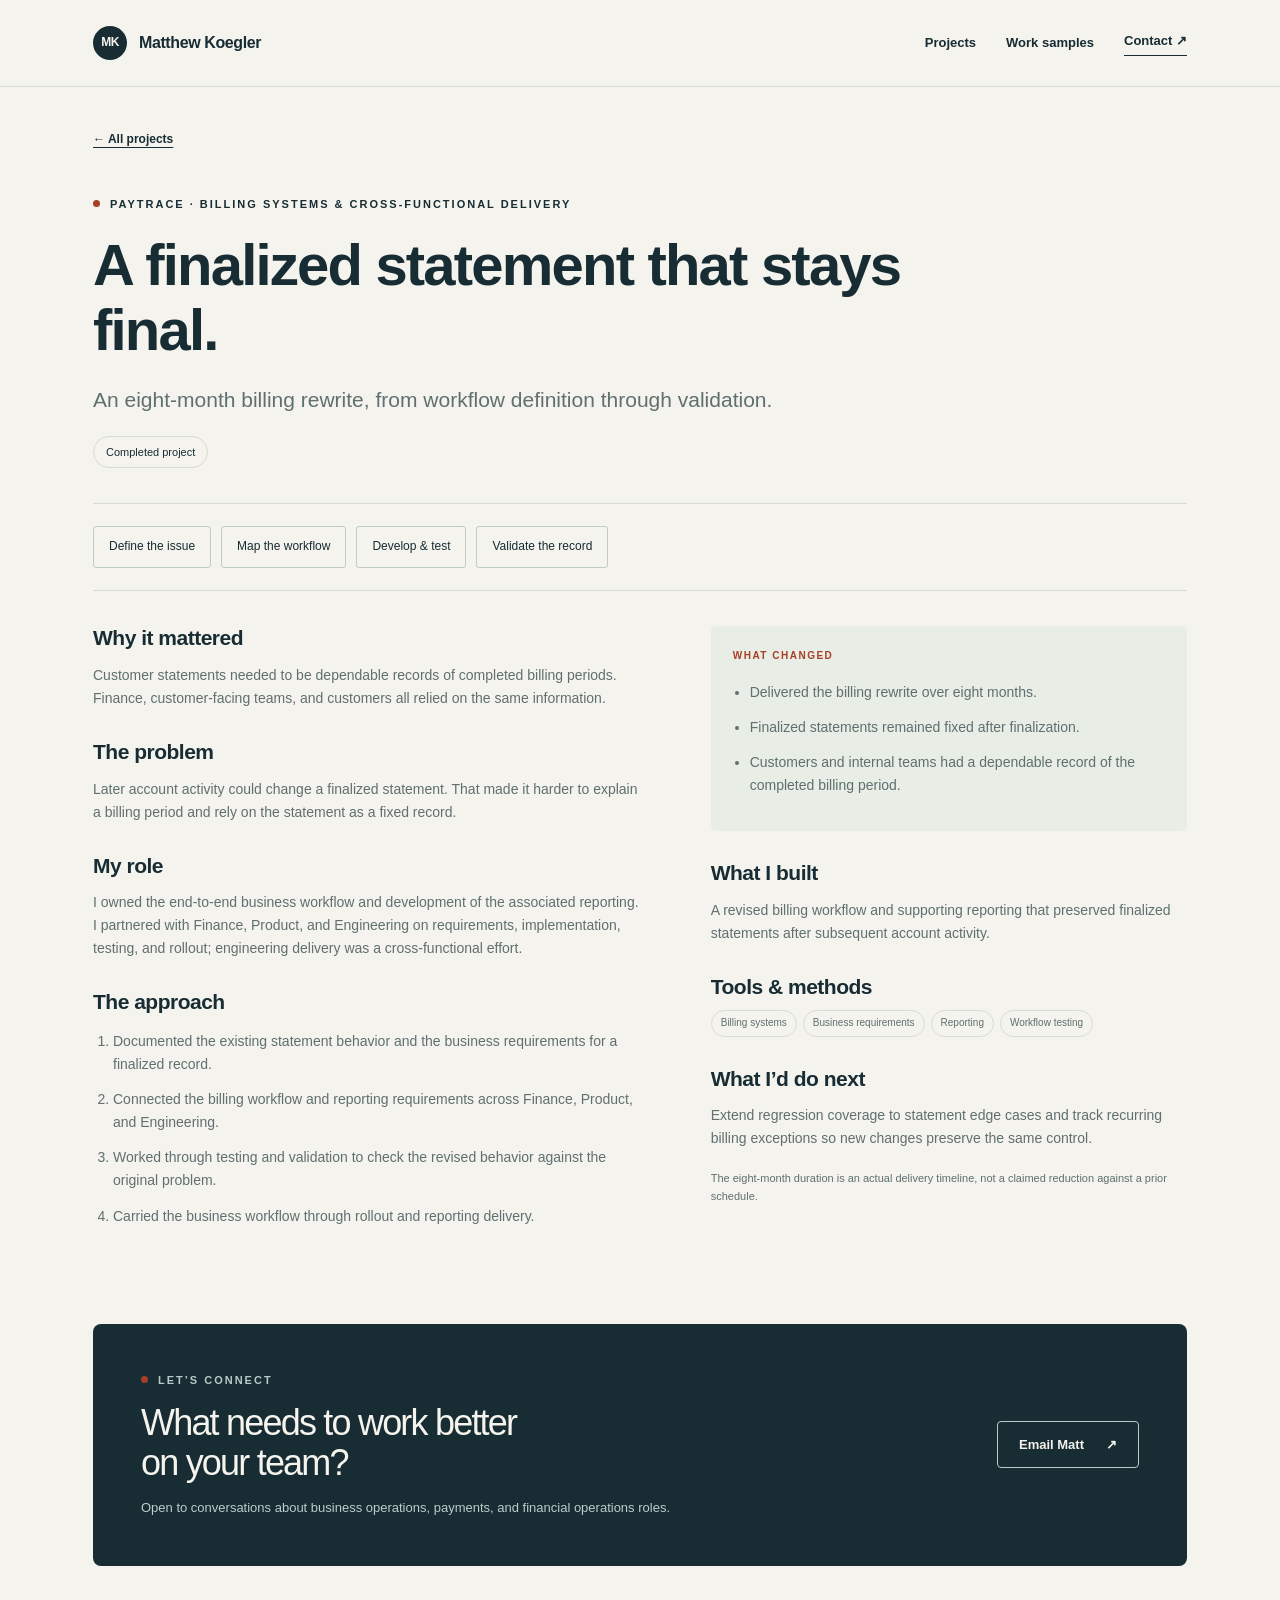
<file: docs/projects/billing-workflow-rewrite/index.html>
<!doctype html><html lang="en"><head>
<meta charset="utf-8"><meta name="viewport" content="width=device-width, initial-scale=1">
<title>A finalized statement that stays final. | Matthew Koegler</title><meta name="description" content="An eight-month billing rewrite, from workflow definition through validation.">
<meta property="og:type" content="website"><meta property="og:title" content="A finalized statement that stays final. | Matthew Koegler"><meta property="og:description" content="An eight-month billing rewrite, from workflow definition through validation.">
<meta name="keywords" content="business operations, payments operations, financial operations, revenue reconciliation, residuals, fintech finance, operational reporting">
<meta property="og:site_name" content="Matthew Koegler"><meta property="og:image" content="https://koeglermatt.github.io/assets/residual-revenue-dashboard.png"><meta property="og:image:alt" content="Illustrative residual revenue dashboard — fictional data"><meta name="theme-color" content="#f5f3ed"><link rel="icon" href="/assets/favicon.svg" type="image/svg+xml"><link rel="stylesheet" href="/site.css">
</head><body id="top"><a class="skip" href="#main">Skip to content</a>
<header><div class="wrap nav"><a class="brand" href="/"><span class="monogram">MK</span>Matthew Koegler</a><nav aria-label="Main navigation"><a href="/#projects">Projects</a><a href="/#samples">Work samples</a><a class="nav-contact" href="/#contact">Contact ↗</a></nav></div></header>
<main id="main" class="wrap"><article class="case-page"><a class="text-link back" href="/#projects">← All projects</a><div class="eyebrow">PayTrace · Billing systems &amp; cross-functional delivery</div><h1>A finalized statement that stays final.</h1><p class="case-deck">An eight-month billing rewrite, from workflow definition through validation.</p><span class="status">Completed project</span><div class="mini-flow" aria-label="Workflow"><span>Define the issue</span><span>Map the workflow</span><span>Develop &amp; test</span><span>Validate the record</span></div><div class="case-grid"><section><h2>Why it mattered</h2><p>Customer statements needed to be dependable records of completed billing periods. Finance, customer-facing teams, and customers all relied on the same information.</p><h2>The problem</h2><p>Later account activity could change a finalized statement. That made it harder to explain a billing period and rely on the statement as a fixed record.</p><h2>My role</h2><p>I owned the end-to-end business workflow and development of the associated reporting. I partnered with Finance, Product, and Engineering on requirements, implementation, testing, and rollout; engineering delivery was a cross-functional effort.</p><h2>The approach</h2><ol><li>Documented the existing statement behavior and the business requirements for a finalized record.</li><li>Connected the billing workflow and reporting requirements across Finance, Product, and Engineering.</li><li>Worked through testing and validation to check the revised behavior against the original problem.</li><li>Carried the business workflow through rollout and reporting delivery.</li></ol></section><aside><div class="case-outcome"><div class="case-label">What changed</div><ul><li>Delivered the billing rewrite over eight months.</li><li>Finalized statements remained fixed after finalization.</li><li>Customers and internal teams had a dependable record of the completed billing period.</li></ul></div><h2>What I built</h2><p>A revised billing workflow and supporting reporting that preserved finalized statements after subsequent account activity.</p><h2>Tools & methods</h2><div class="tags"><span class="tag">Billing systems</span><span class="tag">Business requirements</span><span class="tag">Reporting</span><span class="tag">Workflow testing</span></div><h2>What I’d do next</h2><p>Extend regression coverage to statement edge cases and track recurring billing exceptions so new changes preserve the same control.</p><p class="case-note">The eight-month duration is an actual delivery timeline, not a claimed reduction against a prior schedule.</p></aside></div></article><section id="contact" class="contact" aria-labelledby="contact-title"><div><div class="eyebrow">Let’s connect</div><h2 id="contact-title">What needs to work better<br>on your team?</h2><p>Open to conversations about business operations, payments, and financial operations roles.</p></div><a class="button " href="mailto:Koeglerm@yahoo.com">Email Matt <span aria-hidden="true">↗</span></a></section></main>
<footer class="wrap"><span>Matthew Koegler · Spokane Valley, Washington</span><div><a href="https://www.linkedin.com/in/matthew-koegler/" target="_blank" rel="noopener">LinkedIn ↗</a> &nbsp; / &nbsp; <a href="/assets/Matthew-Koegler-Resume.pdf" download>Resume ↓</a> &nbsp; / &nbsp; <a href="#top">Back to top ↑</a></div></footer></body></html>
</file>
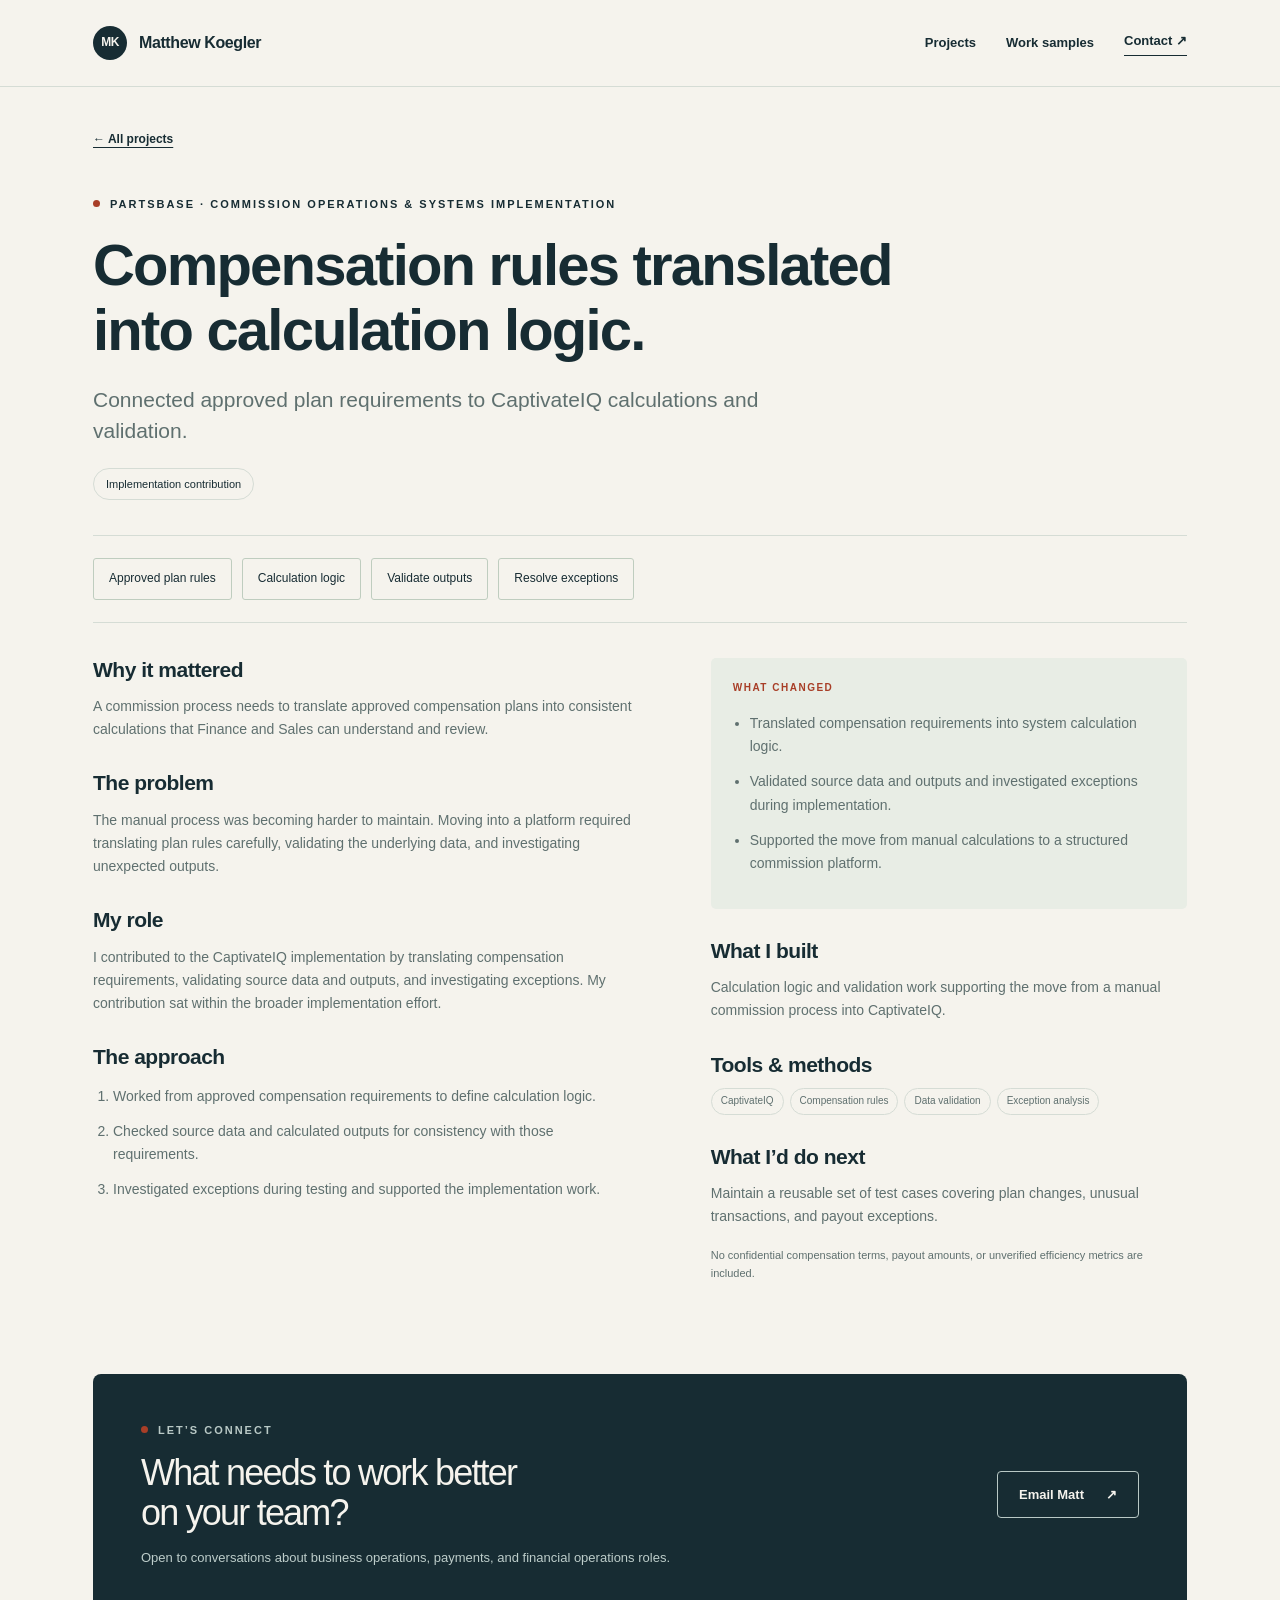
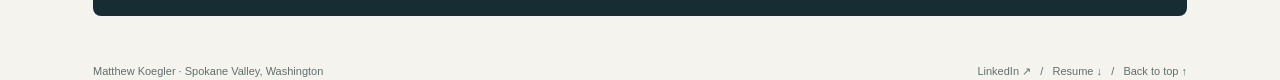
<file: docs/projects/commission-systems/index.html>
<!doctype html><html lang="en"><head>
<meta charset="utf-8"><meta name="viewport" content="width=device-width, initial-scale=1">
<title>Compensation rules translated into calculation logic. | Matthew Koegler</title><meta name="description" content="Connected approved plan requirements to CaptivateIQ calculations and validation.">
<meta property="og:type" content="website"><meta property="og:title" content="Compensation rules translated into calculation logic. | Matthew Koegler"><meta property="og:description" content="Connected approved plan requirements to CaptivateIQ calculations and validation.">
<meta name="keywords" content="business operations, payments operations, financial operations, revenue reconciliation, residuals, fintech finance, operational reporting">
<meta property="og:site_name" content="Matthew Koegler"><meta property="og:image" content="https://koeglermatt.github.io/assets/residual-revenue-dashboard.png"><meta property="og:image:alt" content="Illustrative residual revenue dashboard — fictional data"><meta name="theme-color" content="#f5f3ed"><link rel="icon" href="/assets/favicon.svg" type="image/svg+xml"><link rel="stylesheet" href="/site.css">
</head><body id="top"><a class="skip" href="#main">Skip to content</a>
<header><div class="wrap nav"><a class="brand" href="/"><span class="monogram">MK</span>Matthew Koegler</a><nav aria-label="Main navigation"><a href="/#projects">Projects</a><a href="/#samples">Work samples</a><a class="nav-contact" href="/#contact">Contact ↗</a></nav></div></header>
<main id="main" class="wrap"><article class="case-page"><a class="text-link back" href="/#projects">← All projects</a><div class="eyebrow">PartsBase · Commission operations &amp; systems implementation</div><h1>Compensation rules translated into calculation logic.</h1><p class="case-deck">Connected approved plan requirements to CaptivateIQ calculations and validation.</p><span class="status">Implementation contribution</span><div class="mini-flow" aria-label="Workflow"><span>Approved plan rules</span><span>Calculation logic</span><span>Validate outputs</span><span>Resolve exceptions</span></div><div class="case-grid"><section><h2>Why it mattered</h2><p>A commission process needs to translate approved compensation plans into consistent calculations that Finance and Sales can understand and review.</p><h2>The problem</h2><p>The manual process was becoming harder to maintain. Moving into a platform required translating plan rules carefully, validating the underlying data, and investigating unexpected outputs.</p><h2>My role</h2><p>I contributed to the CaptivateIQ implementation by translating compensation requirements, validating source data and outputs, and investigating exceptions. My contribution sat within the broader implementation effort.</p><h2>The approach</h2><ol><li>Worked from approved compensation requirements to define calculation logic.</li><li>Checked source data and calculated outputs for consistency with those requirements.</li><li>Investigated exceptions during testing and supported the implementation work.</li></ol></section><aside><div class="case-outcome"><div class="case-label">What changed</div><ul><li>Translated compensation requirements into system calculation logic.</li><li>Validated source data and outputs and investigated exceptions during implementation.</li><li>Supported the move from manual calculations to a structured commission platform.</li></ul></div><h2>What I built</h2><p>Calculation logic and validation work supporting the move from a manual commission process into CaptivateIQ.</p><h2>Tools & methods</h2><div class="tags"><span class="tag">CaptivateIQ</span><span class="tag">Compensation rules</span><span class="tag">Data validation</span><span class="tag">Exception analysis</span></div><h2>What I’d do next</h2><p>Maintain a reusable set of test cases covering plan changes, unusual transactions, and payout exceptions.</p><p class="case-note">No confidential compensation terms, payout amounts, or unverified efficiency metrics are included.</p></aside></div></article><section id="contact" class="contact" aria-labelledby="contact-title"><div><div class="eyebrow">Let’s connect</div><h2 id="contact-title">What needs to work better<br>on your team?</h2><p>Open to conversations about business operations, payments, and financial operations roles.</p></div><a class="button " href="mailto:Koeglerm@yahoo.com">Email Matt <span aria-hidden="true">↗</span></a></section></main>
<footer class="wrap"><span>Matthew Koegler · Spokane Valley, Washington</span><div><a href="https://www.linkedin.com/in/matthew-koegler/" target="_blank" rel="noopener">LinkedIn ↗</a> &nbsp; / &nbsp; <a href="/assets/Matthew-Koegler-Resume.pdf" download>Resume ↓</a> &nbsp; / &nbsp; <a href="#top">Back to top ↑</a></div></footer></body></html>
</file>
<file: site.css>
:root{--paper:#f5f3ed;--ink:#172c33;--muted:#5f706f;--line:#d5dcd5;--accent:#a83e27;--pale:#e8ede5;--white:#fffefa}*{box-sizing:border-box}html{scroll-behavior:smooth;scroll-padding-top:95px}body{margin:0;background:var(--paper);color:var(--ink);font-family:'Arial',sans-serif;font-size:16px;line-height:1.65}a{color:inherit}button,a{-webkit-tap-highlight-color:transparent}button{font:inherit}a:focus-visible,button:focus-visible,summary:focus-visible{outline:3px solid var(--accent);outline-offset:5px}.wrap{max-width:1190px;margin:auto;padding:0 48px}.skip{position:absolute;left:20px;top:-100px;background:var(--white);padding:10px;z-index:10}.skip:focus{top:10px}header{border-bottom:1px solid var(--line);background:var(--paper);position:sticky;top:0;z-index:5}.nav{display:flex;justify-content:space-between;align-items:center;height:86px}.brand{display:flex;align-items:center;gap:12px;text-decoration:none;font-weight:700;letter-spacing:-.4px}.monogram{height:34px;width:34px;display:grid;place-items:center;background:var(--ink);color:var(--paper);font-size:12px;letter-spacing:-.5px;border-radius:50%}nav{display:flex;gap:30px;align-items:center}nav a{text-decoration:none;font-size:13px;font-weight:600}nav a:hover{color:var(--accent)}.nav-contact{border-bottom:1px solid var(--ink);padding-bottom:3px}.eyebrow{font-size:11px;letter-spacing:2px;text-transform:uppercase;font-weight:700;display:flex;align-items:center;gap:10px}.eyebrow:before{content:'';width:7px;height:7px;border-radius:50%;background:var(--accent)}.hero{padding:79px 0 58px;display:grid;grid-template-columns:1.35fr 1fr;gap:70px;align-items:center}h1,h2,h3{font-family:'Arial',sans-serif;line-height:1.12;letter-spacing:-1.8px}h1{font-size:clamp(44px,5.3vw,66px);font-weight:650;margin:24px 0}h1 em{font-style:normal;color:var(--accent)}.intro{font-size:17px;max-width:480px;color:var(--muted);line-height:1.8}.buttons{display:flex;flex-wrap:wrap;gap:12px;margin-top:30px}.button{padding:12px 21px;display:inline-flex;gap:22px;align-items:center;justify-content:center;text-decoration:none;border:1px solid var(--ink);border-radius:4px;font-size:13px;font-weight:600;background:transparent;cursor:pointer}.button.primary{background:var(--ink);color:var(--paper)}.button:hover{background:var(--pale)}.button.primary:hover{background:#29464c}.location{margin-top:27px;font-size:11px;letter-spacing:.7px;color:var(--muted)}.hero-graphic{background:var(--pale);border-radius:8px;padding:26px 25px;position:relative;min-height:354px;overflow:hidden}.graphic-head{display:flex;justify-content:space-between;font-size:10px;text-transform:uppercase;letter-spacing:1.4px;color:var(--muted);border-bottom:1px solid #ced7cd;padding-bottom:16px}.graphic-head span:last-child{color:var(--accent)}.flow{display:flex;flex-direction:column;align-items:center;padding-top:22px}.source-row{display:flex;gap:8px;width:100%}.source{flex:1;text-align:center;background:var(--white);border:1px solid #d1d9d1;border-radius:4px;padding:13px 5px;font-size:11px;font-weight:600}.junction{height:25px;border-left:1px solid #90a69a}.reconcile{width:80%;background:var(--ink);color:var(--paper);padding:17px;text-align:center;font-size:13px;border-radius:4px}.reconcile small{display:block;font-size:10px;opacity:.6;margin-top:3px;letter-spacing:.6px}.outputs{display:flex;justify-content:space-around;width:100%;font-size:11px;font-weight:500;gap:8px}.outputs span{padding:9px;background:#dce5d9;border-radius:3px;flex:1;text-align:center}.graphic-footer{font-size:10px;color:var(--muted);margin-top:22px;display:flex;justify-content:space-between}.graphic-footer .check{color:#466d50}.fact-strip{display:grid;grid-template-columns:repeat(3,1fr);border-top:1px solid var(--line);border-bottom:1px solid var(--line);padding:24px 0;margin-bottom:90px}.fact{padding:0 25px;border-right:1px solid var(--line)}.fact:first-child{padding-left:0}.fact:last-child{border:none}.fact strong{font-size:15px;display:block;font-weight:600}.fact span{color:var(--muted);font-size:12px}.section-top{display:flex;justify-content:space-between;gap:30px;align-items:end;margin-bottom:32px}.section-top h2{font-size:38px;margin:12px 0 0;font-weight:600}.section-top p{max-width:330px;font-size:13px;color:var(--muted);margin:0}.project-list{border-top:1px solid var(--line)}.project{border-bottom:1px solid var(--line)}.project summary{list-style:none;cursor:pointer;padding:30px 0;display:grid;grid-template-columns:55px 1fr 230px 32px;gap:20px;align-items:center}.project summary::-webkit-details-marker{display:none}.number{font-size:12px;color:var(--accent);font-weight:600}.project h3{margin:7px 0 9px;font-size:24px;letter-spacing:-.7px;font-weight:600}.project .company{font-size:10px;letter-spacing:1.6px;text-transform:uppercase;color:var(--muted)}.project .desc{font-size:13px;color:var(--muted);margin:0;max-width:520px}.tags{display:flex;flex-wrap:wrap;gap:6px}.tag{font-size:10px;border:1px solid var(--line);padding:4px 9px;border-radius:20px;color:var(--muted);white-space:nowrap}.toggle{border:1px solid var(--line);border-radius:50%;height:32px;display:grid;place-items:center;font-size:18px;transition:transform .2s}.project[open] .toggle{transform:rotate(45deg);background:var(--ink);color:white;border-color:var(--ink)}.project summary:hover h3{color:var(--accent)}.project-body{padding:0 0 35px 75px;display:grid;grid-template-columns:1fr 1fr;gap:32px}.case-label{font-size:10px;letter-spacing:1.5px;font-weight:700;text-transform:uppercase;color:var(--accent);margin-bottom:8px}.project-body p,.project-body li{font-size:13px;color:var(--muted)}.project-body p{margin:0 0 20px}.project-body ul{padding-left:17px;margin:0 0 20px}.project-body li{padding-bottom:6px}.case-outcome{padding:22px;background:var(--pale);border-radius:5px}.case-outcome p{margin:0}.mini-flow{display:flex;flex-wrap:wrap;gap:6px;margin:16px 0}.mini-flow span{font-size:10px;padding:6px 9px;border:1px solid #bfcdbf;border-radius:3px}.case-note{font-size:11px!important;margin-top:18px!important;color:var(--muted)}.about{display:grid;grid-template-columns:.8fr 1.3fr;gap:100px;padding:100px 0 70px}.about h2{font-size:37px;font-weight:600;margin:16px 0}.about p{color:var(--muted);font-size:15px}.about .lead{font-size:21px;line-height:1.55;color:var(--ink);margin-top:0}.toolbox{border-top:1px solid var(--line);padding-top:23px}.tools{display:flex;flex-wrap:wrap;gap:8px;margin-top:12px}.tools span{font-size:12px;padding:6px 12px;border:1px solid var(--line);border-radius:3px}.experience{padding:35px 0 90px}.exp-row{display:grid;grid-template-columns:1fr 1.7fr 1fr;gap:15px;padding:17px 0;border-bottom:1px solid var(--line);font-size:13px}.exp-row strong{font-weight:600}.exp-row span{color:var(--muted)}.exp-row span:last-child{text-align:right;font-size:11px}.experience h3{font-size:19px;letter-spacing:-.4px}.contact{background:var(--ink);color:var(--paper);border-radius:8px;padding:47px 48px;display:flex;justify-content:space-between;gap:30px;align-items:center;margin-bottom:46px}.contact .eyebrow{color:#b9c9c6}.contact h2{font-size:36px;font-weight:500;margin:14px 0;max-width:550px}.contact p{font-size:13px;color:#bdcdca;margin:0}.contact .button{border-color:#b9c9c6;color:var(--paper);white-space:nowrap}.contact .button:hover{background:#29464c}footer{padding:0 0 26px;display:flex;justify-content:space-between;gap:20px;font-size:11px;color:var(--muted)}footer a{text-decoration:none}.toplink:hover{text-decoration:underline}.project-note{margin:18px 0 0;font-size:11px;color:var(--muted)}
@media(max-width:900px){.wrap{padding:0 28px}.hero{gap:30px}.hero-graphic{padding:22px 16px}h1{font-size:48px}.project summary{grid-template-columns:35px 1fr 32px;gap:15px}.project summary .tags{display:none}.project-body{padding-left:50px}.about{gap:45px}.contact{padding:35px}.contact h2{font-size:30px}}
@media(max-width:640px){.wrap{padding:0 22px}.nav{height:72px}.brand{font-size:13px}nav{gap:16px}nav a{font-size:11px}nav .nav-contact{display:none}.hero{grid-template-columns:1fr;padding-top:45px;gap:35px}h1{font-size:46px}.intro{font-size:16px}.hero-graphic{min-height:320px}.fact-strip{margin-bottom:60px;padding:19px 0}.fact{padding:0 12px}.fact strong{font-size:12px}.fact span{font-size:10px;line-height:1.4;display:block;margin-top:5px}.section-top{display:block}.section-top h2{font-size:32px}.section-top p{margin-top:17px}.project summary{padding:25px 0;grid-template-columns:22px 1fr 28px;gap:10px}.project h3{font-size:20px;line-height:1.3}.project-body{padding-left:32px;grid-template-columns:1fr;gap:5px}.project .desc{font-size:12px}.about{grid-template-columns:1fr;gap:12px;padding:65px 0 35px}.about h2{font-size:31px}.about .lead{font-size:19px}.exp-row{grid-template-columns:1fr 1.5fr}.exp-row span:last-child{grid-column:2;text-align:left}.experience{padding-bottom:55px}.contact{padding:28px;display:block}.contact h2{font-size:29px}.contact .button{margin-top:25px}.contact p{line-height:1.6}footer{flex-direction:column;gap:6px}}
@media(prefers-reduced-motion:reduce){html{scroll-behavior:auto}.toggle{transition:none}}

.specialties{font-size:12px;font-weight:600;letter-spacing:.25px;color:var(--muted)}
.project-cards{display:grid;grid-template-columns:repeat(3,minmax(0,1fr));gap:20px}.project-card{padding:25px;border:1px solid var(--line);border-radius:6px;background:var(--white);display:flex;flex-direction:column}.card-meta{display:flex;gap:15px;align-items:start;font-size:10px;color:var(--muted);line-height:1.5;min-height:35px}.project-card h3{font-size:25px;line-height:1.2;letter-spacing:-.7px;margin:18px 0}.project-card h3 a{text-decoration:none}.project-card h3 a:hover{color:var(--accent)}.project-card p{font-size:13px;color:var(--muted)}.project-card .mini-flow{margin-top:auto}.text-link{font-size:12px;font-weight:600;text-underline-offset:4px}.project-card .text-link{margin-top:15px}.samples{padding:95px 0 0}.illustrative{padding:14px 18px;border-left:3px solid var(--accent);background:#eee9df;color:#4e5c5a;font-size:12px;line-height:1.7}.dashboard{margin:24px 0 30px;border:1px solid var(--line);border-radius:5px;background:white;overflow:hidden}.dashboard img,.flow-details img{display:block;width:100%;height:auto}.dashboard figcaption{padding:13px 18px;font-size:11px;color:var(--muted);border-top:1px solid var(--line);background:var(--white)}.dashboard figcaption a{margin-left:10px;text-underline-offset:3px}.flow-details{border-top:1px solid var(--line);border-bottom:1px solid var(--line);padding:20px 0}.flow-details summary{cursor:pointer;font-size:14px;font-weight:600;display:flex;justify-content:space-between;gap:20px;list-style:none}.flow-details summary::-webkit-details-marker{display:none}.flow-details[open] summary{margin-bottom:20px}.flow-details .illustrative{margin-bottom:15px}.small{font-size:12px;color:var(--muted)}.sample-grid{display:grid;grid-template-columns:1fr 1fr;gap:24px;margin-top:28px}.sample-grid article{border:1px solid var(--line);border-radius:5px;padding:28px}.sample-grid h3{font-size:24px;letter-spacing:-.6px;line-height:1.25;margin:14px 0}.sample-grid p,.workbook p{font-size:13px;color:var(--muted)}.sample-label{display:block;font-size:11px;color:var(--muted);margin:18px 0 12px}.workbook{display:flex;justify-content:space-between;align-items:center;gap:30px;padding:28px 0;border-bottom:1px solid var(--line)}.workbook h3{font-size:20px;letter-spacing:-.4px;margin:0}.workbook p{max-width:650px}.workbook .button{flex-shrink:0}.capabilities{padding:10px 0 75px}.capabilities h2{font-size:37px;font-weight:600;margin:16px 0 30px}.cap-grid{display:grid;grid-template-columns:repeat(4,1fr);gap:24px}.cap-grid>div{border-top:1px solid var(--line);padding-top:18px}.cap-grid h3{font-size:16px;letter-spacing:-.3px}.cap-grid p{font-size:13px;color:var(--muted)}.career{display:grid;grid-template-columns:.8fr 1.5fr;gap:60px;border-top:1px solid var(--line);padding:26px 0}.career h3{margin:0 0 8px}.career h4{margin:0 0 13px;font-size:14px;font-weight:600}.career-date{font-size:11px;color:var(--muted);margin:0}.career ul{padding-left:17px;margin:0}.career li{font-size:13px;color:var(--muted);margin:6px 0}.case-page{padding:38px 0 80px}.back{display:inline-block;margin-bottom:45px}.case-page h1{max-width:870px;font-size:clamp(36px,4.7vw,58px);margin:20px 0}.case-deck{max-width:740px;font-size:21px;color:var(--muted);line-height:1.5}.status{font-size:11px;border:1px solid var(--line);border-radius:20px;padding:6px 12px;display:inline-block}.case-page>.mini-flow{margin:35px 0;padding:22px 0;border-top:1px solid var(--line);border-bottom:1px solid var(--line);gap:10px}.case-page>.mini-flow span{font-size:12px;padding:10px 15px}.case-grid{display:grid;grid-template-columns:1.15fr 1fr;gap:70px}.case-grid h2{font-size:21px;letter-spacing:-.5px;margin:30px 0 12px}.case-grid section h2:first-child{margin-top:0}.case-grid p,.case-grid li{font-size:14px;color:var(--muted)}.case-grid li{margin-bottom:12px}.case-grid ol{padding-left:20px}.case-grid .case-outcome ul{padding-left:17px;margin-bottom:0}.case-grid .tag{white-space:normal}.case-page>.illustrative{margin-top:45px}a{overflow-wrap:anywhere}.project-card h3 a{overflow-wrap:normal}
@media(max-width:1000px){.project-cards{grid-template-columns:1fr}.project-card{display:grid;grid-template-columns:1fr 1fr;gap:0 30px}.project-card h3{grid-column:1;grid-row:2 / 4;max-width:430px}.project-card .card-meta{grid-column:1 / -1}.project-card .mini-flow{margin-top:10px}.project-card .text-link{grid-column:2}.cap-grid{grid-template-columns:1fr 1fr}.case-grid{gap:35px}.workbook{align-items:start;flex-direction:column;gap:10px}}
@media(max-width:640px){.hero h1{font-size:49px}.hero .eyebrow{font-size:10px;letter-spacing:1.5px}.hero{padding-bottom:35px}.fact-strip{grid-template-columns:1fr;gap:16px}.fact{padding:0!important;border-right:0}.fact strong{font-size:15px}.fact span{font-size:12px}.project-card{display:flex;padding:23px}.project-card h3{font-size:25px}.project-card .text-link{margin-top:18px}.samples{padding-top:60px}.sample-grid{grid-template-columns:1fr}.sample-grid article{padding:23px}.sample-grid h3{font-size:23px}.illustrative{font-size:11px}.dashboard figcaption a{display:block;margin:5px 0 0}.capabilities{padding-bottom:45px}.capabilities h2{font-size:31px}.cap-grid{gap:16px}.career{grid-template-columns:1fr;gap:14px;padding:22px 0}.case-page{padding-top:26px}.case-page h1{font-size:38px}.case-deck{font-size:18px}.case-grid{grid-template-columns:1fr;gap:10px}.back{margin-bottom:30px}.case-page>.mini-flow{margin:24px 0}.case-page>.mini-flow span{font-size:11px}.nav .brand{gap:7px;font-size:12px}nav{gap:14px}nav a{font-size:10px}.monogram{width:28px;height:28px;font-size:10px}.wrap{padding-left:20px;padding-right:20px}footer.wrap{padding-bottom:26px}}
</file>
